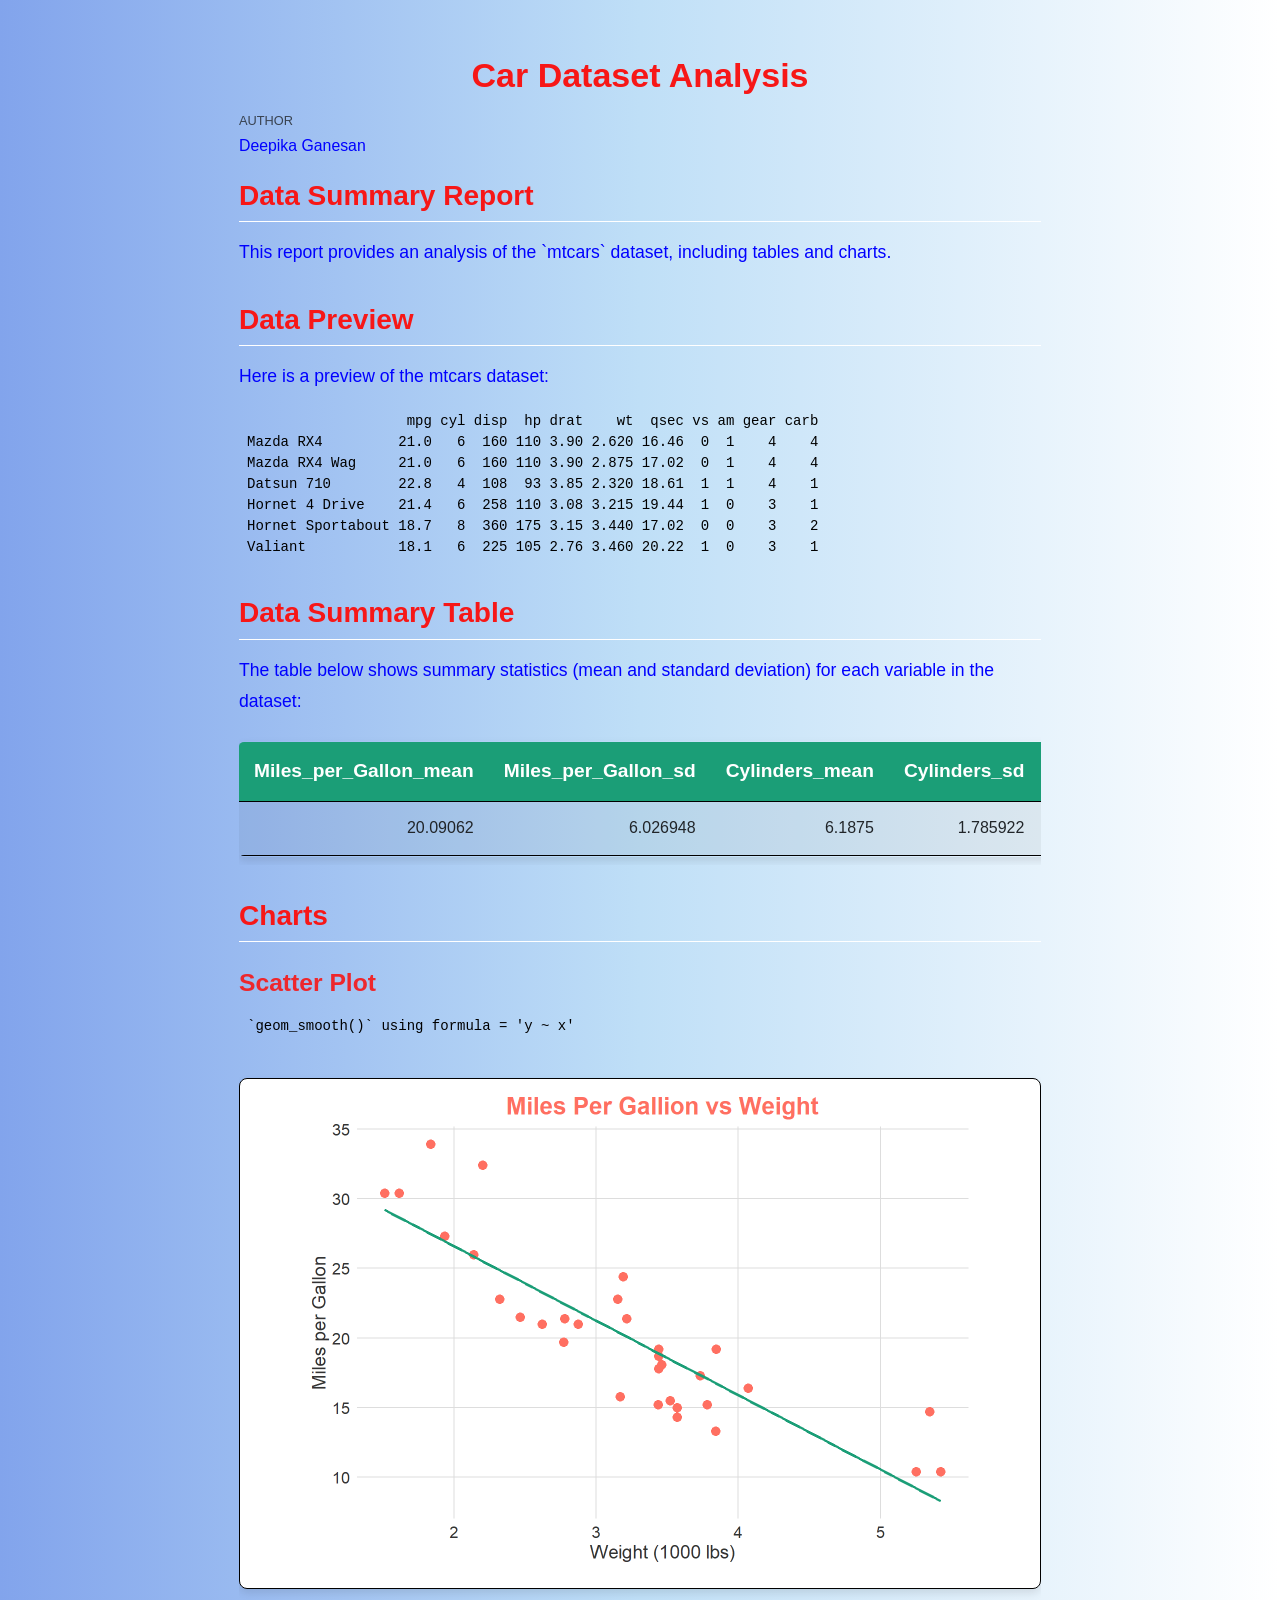
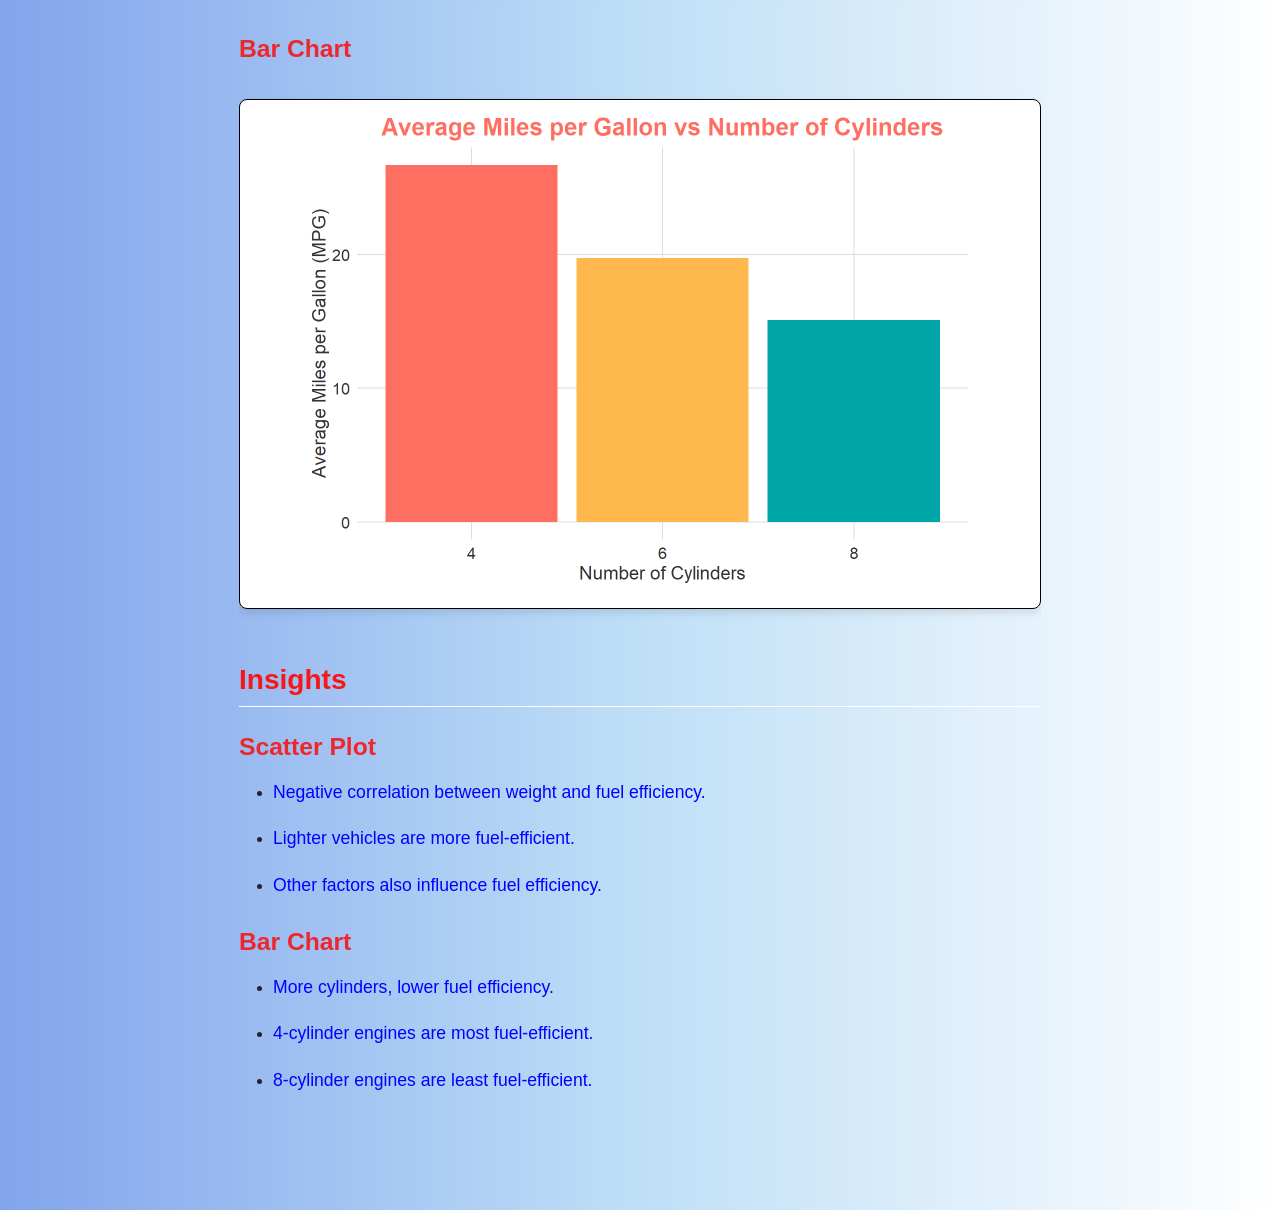
<file: Car_content.html>
<!DOCTYPE html>
<html xmlns="http://www.w3.org/1999/xhtml" lang="en" xml:lang="en"><head>

<meta charset="utf-8">
<meta name="generator" content="quarto-1.6.39">

<meta name="viewport" content="width=device-width, initial-scale=1.0, user-scalable=yes">

<meta name="author" content="Deepika Ganesan">

<title>Car Dataset Analysis</title>
<style>
code{white-space: pre-wrap;}
span.smallcaps{font-variant: small-caps;}
div.columns{display: flex; gap: min(4vw, 1.5em);}
div.column{flex: auto; overflow-x: auto;}
div.hanging-indent{margin-left: 1.5em; text-indent: -1.5em;}
ul.task-list{list-style: none;}
ul.task-list li input[type="checkbox"] {
  width: 0.8em;
  margin: 0 0.8em 0.2em -1em; /* quarto-specific, see https://github.com/quarto-dev/quarto-cli/issues/4556 */ 
  vertical-align: middle;
}
</style>


<script src="Car_content_files/libs/clipboard/clipboard.min.js"></script>
<script src="Car_content_files/libs/quarto-html/quarto.js"></script>
<script src="Car_content_files/libs/quarto-html/popper.min.js"></script>
<script src="Car_content_files/libs/quarto-html/tippy.umd.min.js"></script>
<script src="Car_content_files/libs/quarto-html/anchor.min.js"></script>
<link href="Car_content_files/libs/quarto-html/tippy.css" rel="stylesheet">
<link href="Car_content_files/libs/quarto-html/quarto-syntax-highlighting-e26003cea8cd680ca0c55a263523d882.css" rel="stylesheet" id="quarto-text-highlighting-styles">
<script src="Car_content_files/libs/bootstrap/bootstrap.min.js"></script>
<link href="Car_content_files/libs/bootstrap/bootstrap-icons.css" rel="stylesheet">
<link href="Car_content_files/libs/bootstrap/bootstrap-8a79a254b8e706d3c925cde0a310d4f0.min.css" rel="stylesheet" append-hash="true" id="quarto-bootstrap" data-mode="light">


<link rel="stylesheet" href="styles.css">
</head>

<body class="fullcontent">

<div id="quarto-content" class="page-columns page-rows-contents page-layout-article">

<main class="content" id="quarto-document-content">

<header id="title-block-header" class="quarto-title-block default">
<div class="quarto-title">
<h1 class="title">Car Dataset Analysis</h1>
</div>



<div class="quarto-title-meta">

    <div>
    <div class="quarto-title-meta-heading">Author</div>
    <div class="quarto-title-meta-contents">
             <p>Deepika Ganesan </p>
          </div>
  </div>
    
  
    
  </div>
  


</header>


<section id="data-summary-report" class="level2">
<h2 class="anchored" data-anchor-id="data-summary-report">Data Summary Report</h2>
<p>This report provides an analysis of the `mtcars` dataset, including tables and charts.</p>
</section>
<section id="data-preview" class="level2">
<h2 class="anchored" data-anchor-id="data-preview">Data Preview</h2>
<p>Here is a preview of the mtcars dataset:</p>
<div class="cell">
<div class="cell-output cell-output-stdout">
<pre><code>                   mpg cyl disp  hp drat    wt  qsec vs am gear carb
Mazda RX4         21.0   6  160 110 3.90 2.620 16.46  0  1    4    4
Mazda RX4 Wag     21.0   6  160 110 3.90 2.875 17.02  0  1    4    4
Datsun 710        22.8   4  108  93 3.85 2.320 18.61  1  1    4    1
Hornet 4 Drive    21.4   6  258 110 3.08 3.215 19.44  1  0    3    1
Hornet Sportabout 18.7   8  360 175 3.15 3.440 17.02  0  0    3    2
Valiant           18.1   6  225 105 2.76 3.460 20.22  1  0    3    1</code></pre>
</div>
</div>
</section>
<section id="data-summary-table" class="level2">
<h2 class="anchored" data-anchor-id="data-summary-table">Data Summary Table</h2>
<p>The table below shows summary statistics (mean and standard deviation) for each variable in the dataset:</p>
<div class="cell">
<div class="cell-output-display">
<table class="styled-table caption-top table table-sm table-striped small" data-quarto-postprocess="true">
<thead>
<tr class="header">
<th style="text-align: right;" data-quarto-table-cell-role="th">Miles_per_Gallon_mean</th>
<th style="text-align: right;" data-quarto-table-cell-role="th">Miles_per_Gallon_sd</th>
<th style="text-align: right;" data-quarto-table-cell-role="th">Cylinders_mean</th>
<th style="text-align: right;" data-quarto-table-cell-role="th">Cylinders_sd</th>
<th style="text-align: right;" data-quarto-table-cell-role="th">Displacement_mean</th>
<th style="text-align: right;" data-quarto-table-cell-role="th">Displacement_sd</th>
<th style="text-align: right;" data-quarto-table-cell-role="th">Horsepower_mean</th>
<th style="text-align: right;" data-quarto-table-cell-role="th">Horsepower_sd</th>
<th style="text-align: right;" data-quarto-table-cell-role="th">Rear_Axle_Ratio_mean</th>
<th style="text-align: right;" data-quarto-table-cell-role="th">Rear_Axle_Ratio_sd</th>
<th style="text-align: right;" data-quarto-table-cell-role="th">Weight_mean</th>
<th style="text-align: right;" data-quarto-table-cell-role="th">Weight_sd</th>
<th style="text-align: right;" data-quarto-table-cell-role="th">Quarter_Mile_Time_mean</th>
<th style="text-align: right;" data-quarto-table-cell-role="th">Quarter_Mile_Time_sd</th>
<th style="text-align: right;" data-quarto-table-cell-role="th">Engine_Shape_mean</th>
<th style="text-align: right;" data-quarto-table-cell-role="th">Engine_Shape_sd</th>
<th style="text-align: right;" data-quarto-table-cell-role="th">Transmission_mean</th>
<th style="text-align: right;" data-quarto-table-cell-role="th">Transmission_sd</th>
<th style="text-align: right;" data-quarto-table-cell-role="th">Gears_mean</th>
<th style="text-align: right;" data-quarto-table-cell-role="th">Gears_sd</th>
<th style="text-align: right;" data-quarto-table-cell-role="th">Carburetors_mean</th>
<th style="text-align: right;" data-quarto-table-cell-role="th">Carburetors_sd</th>
</tr>
</thead>
<tbody>
<tr class="odd">
<td style="text-align: right;">20.09062</td>
<td style="text-align: right;">6.026948</td>
<td style="text-align: right;">6.1875</td>
<td style="text-align: right;">1.785922</td>
<td style="text-align: right;">230.7219</td>
<td style="text-align: right;">123.9387</td>
<td style="text-align: right;">146.6875</td>
<td style="text-align: right;">68.56287</td>
<td style="text-align: right;">3.596563</td>
<td style="text-align: right;">0.5346787</td>
<td style="text-align: right;">3.21725</td>
<td style="text-align: right;">0.9784574</td>
<td style="text-align: right;">17.84875</td>
<td style="text-align: right;">1.786943</td>
<td style="text-align: right;">0.4375</td>
<td style="text-align: right;">0.5040161</td>
<td style="text-align: right;">0.40625</td>
<td style="text-align: right;">0.4989909</td>
<td style="text-align: right;">3.6875</td>
<td style="text-align: right;">0.7378041</td>
<td style="text-align: right;">2.8125</td>
<td style="text-align: right;">1.6152</td>
</tr>
</tbody>
</table>


</div>
</div>
</section>
<section id="charts" class="level2">
<h2 class="anchored" data-anchor-id="charts">Charts</h2>
<section id="scatter-plot" class="level3">
<h3 class="anchored" data-anchor-id="scatter-plot">Scatter Plot</h3>
<div class="cell">
<div class="cell-output cell-output-stderr">
<pre><code>`geom_smooth()` using formula = 'y ~ x'</code></pre>
</div>
<div class="cell-output-display">
<div>
<figure class="figure">
<p><img src="Car_content_files/figure-html/unnamed-chunk-4-1.png" class="img-fluid figure-img" width="672"></p>
</figure>
</div>
</div>
</div>
</section>
<section id="bar-chart" class="level3">
<h3 class="anchored" data-anchor-id="bar-chart">Bar Chart</h3>
<div class="cell">
<div class="cell-output-display">
<div>
<figure class="figure">
<p><img src="Car_content_files/figure-html/unnamed-chunk-5-1.png" class="img-fluid figure-img" width="672"></p>
</figure>
</div>
</div>
</div>
</section>
</section>
<section id="insights" class="level2">
<h2 class="anchored" data-anchor-id="insights">Insights</h2>
<section id="scatter-plot-1" class="level3">
<h3 class="anchored" data-anchor-id="scatter-plot-1">Scatter Plot</h3>
<ul>
<li><p>Negative correlation between weight and fuel efficiency.</p></li>
<li><p>Lighter vehicles are more fuel-efficient.</p></li>
<li><p>Other factors also influence fuel efficiency.</p></li>
</ul>
</section>
<section id="bar-chart-1" class="level3">
<h3 class="anchored" data-anchor-id="bar-chart-1">Bar Chart</h3>
<ul>
<li><p>More cylinders, lower fuel efficiency.</p></li>
<li><p>4-cylinder engines are most fuel-efficient.</p></li>
<li><p>8-cylinder engines are least fuel-efficient.</p></li>
</ul>
</section>
</section>

</main>
<!-- /main column -->
<script id="quarto-html-after-body" type="application/javascript">
window.document.addEventListener("DOMContentLoaded", function (event) {
  const toggleBodyColorMode = (bsSheetEl) => {
    const mode = bsSheetEl.getAttribute("data-mode");
    const bodyEl = window.document.querySelector("body");
    if (mode === "dark") {
      bodyEl.classList.add("quarto-dark");
      bodyEl.classList.remove("quarto-light");
    } else {
      bodyEl.classList.add("quarto-light");
      bodyEl.classList.remove("quarto-dark");
    }
  }
  const toggleBodyColorPrimary = () => {
    const bsSheetEl = window.document.querySelector("link#quarto-bootstrap");
    if (bsSheetEl) {
      toggleBodyColorMode(bsSheetEl);
    }
  }
  toggleBodyColorPrimary();  
  const icon = "";
  const anchorJS = new window.AnchorJS();
  anchorJS.options = {
    placement: 'right',
    icon: icon
  };
  anchorJS.add('.anchored');
  const isCodeAnnotation = (el) => {
    for (const clz of el.classList) {
      if (clz.startsWith('code-annotation-')) {                     
        return true;
      }
    }
    return false;
  }
  const onCopySuccess = function(e) {
    // button target
    const button = e.trigger;
    // don't keep focus
    button.blur();
    // flash "checked"
    button.classList.add('code-copy-button-checked');
    var currentTitle = button.getAttribute("title");
    button.setAttribute("title", "Copied!");
    let tooltip;
    if (window.bootstrap) {
      button.setAttribute("data-bs-toggle", "tooltip");
      button.setAttribute("data-bs-placement", "left");
      button.setAttribute("data-bs-title", "Copied!");
      tooltip = new bootstrap.Tooltip(button, 
        { trigger: "manual", 
          customClass: "code-copy-button-tooltip",
          offset: [0, -8]});
      tooltip.show();    
    }
    setTimeout(function() {
      if (tooltip) {
        tooltip.hide();
        button.removeAttribute("data-bs-title");
        button.removeAttribute("data-bs-toggle");
        button.removeAttribute("data-bs-placement");
      }
      button.setAttribute("title", currentTitle);
      button.classList.remove('code-copy-button-checked');
    }, 1000);
    // clear code selection
    e.clearSelection();
  }
  const getTextToCopy = function(trigger) {
      const codeEl = trigger.previousElementSibling.cloneNode(true);
      for (const childEl of codeEl.children) {
        if (isCodeAnnotation(childEl)) {
          childEl.remove();
        }
      }
      return codeEl.innerText;
  }
  const clipboard = new window.ClipboardJS('.code-copy-button:not([data-in-quarto-modal])', {
    text: getTextToCopy
  });
  clipboard.on('success', onCopySuccess);
  if (window.document.getElementById('quarto-embedded-source-code-modal')) {
    const clipboardModal = new window.ClipboardJS('.code-copy-button[data-in-quarto-modal]', {
      text: getTextToCopy,
      container: window.document.getElementById('quarto-embedded-source-code-modal')
    });
    clipboardModal.on('success', onCopySuccess);
  }
    var localhostRegex = new RegExp(/^(?:http|https):\/\/localhost\:?[0-9]*\//);
    var mailtoRegex = new RegExp(/^mailto:/);
      var filterRegex = new RegExp('/' + window.location.host + '/');
    var isInternal = (href) => {
        return filterRegex.test(href) || localhostRegex.test(href) || mailtoRegex.test(href);
    }
    // Inspect non-navigation links and adorn them if external
 	var links = window.document.querySelectorAll('a[href]:not(.nav-link):not(.navbar-brand):not(.toc-action):not(.sidebar-link):not(.sidebar-item-toggle):not(.pagination-link):not(.no-external):not([aria-hidden]):not(.dropdown-item):not(.quarto-navigation-tool):not(.about-link)');
    for (var i=0; i<links.length; i++) {
      const link = links[i];
      if (!isInternal(link.href)) {
        // undo the damage that might have been done by quarto-nav.js in the case of
        // links that we want to consider external
        if (link.dataset.originalHref !== undefined) {
          link.href = link.dataset.originalHref;
        }
      }
    }
  function tippyHover(el, contentFn, onTriggerFn, onUntriggerFn) {
    const config = {
      allowHTML: true,
      maxWidth: 500,
      delay: 100,
      arrow: false,
      appendTo: function(el) {
          return el.parentElement;
      },
      interactive: true,
      interactiveBorder: 10,
      theme: 'quarto',
      placement: 'bottom-start',
    };
    if (contentFn) {
      config.content = contentFn;
    }
    if (onTriggerFn) {
      config.onTrigger = onTriggerFn;
    }
    if (onUntriggerFn) {
      config.onUntrigger = onUntriggerFn;
    }
    window.tippy(el, config); 
  }
  const noterefs = window.document.querySelectorAll('a[role="doc-noteref"]');
  for (var i=0; i<noterefs.length; i++) {
    const ref = noterefs[i];
    tippyHover(ref, function() {
      // use id or data attribute instead here
      let href = ref.getAttribute('data-footnote-href') || ref.getAttribute('href');
      try { href = new URL(href).hash; } catch {}
      const id = href.replace(/^#\/?/, "");
      const note = window.document.getElementById(id);
      if (note) {
        return note.innerHTML;
      } else {
        return "";
      }
    });
  }
  const xrefs = window.document.querySelectorAll('a.quarto-xref');
  const processXRef = (id, note) => {
    // Strip column container classes
    const stripColumnClz = (el) => {
      el.classList.remove("page-full", "page-columns");
      if (el.children) {
        for (const child of el.children) {
          stripColumnClz(child);
        }
      }
    }
    stripColumnClz(note)
    if (id === null || id.startsWith('sec-')) {
      // Special case sections, only their first couple elements
      const container = document.createElement("div");
      if (note.children && note.children.length > 2) {
        container.appendChild(note.children[0].cloneNode(true));
        for (let i = 1; i < note.children.length; i++) {
          const child = note.children[i];
          if (child.tagName === "P" && child.innerText === "") {
            continue;
          } else {
            container.appendChild(child.cloneNode(true));
            break;
          }
        }
        if (window.Quarto?.typesetMath) {
          window.Quarto.typesetMath(container);
        }
        return container.innerHTML
      } else {
        if (window.Quarto?.typesetMath) {
          window.Quarto.typesetMath(note);
        }
        return note.innerHTML;
      }
    } else {
      // Remove any anchor links if they are present
      const anchorLink = note.querySelector('a.anchorjs-link');
      if (anchorLink) {
        anchorLink.remove();
      }
      if (window.Quarto?.typesetMath) {
        window.Quarto.typesetMath(note);
      }
      if (note.classList.contains("callout")) {
        return note.outerHTML;
      } else {
        return note.innerHTML;
      }
    }
  }
  for (var i=0; i<xrefs.length; i++) {
    const xref = xrefs[i];
    tippyHover(xref, undefined, function(instance) {
      instance.disable();
      let url = xref.getAttribute('href');
      let hash = undefined; 
      if (url.startsWith('#')) {
        hash = url;
      } else {
        try { hash = new URL(url).hash; } catch {}
      }
      if (hash) {
        const id = hash.replace(/^#\/?/, "");
        const note = window.document.getElementById(id);
        if (note !== null) {
          try {
            const html = processXRef(id, note.cloneNode(true));
            instance.setContent(html);
          } finally {
            instance.enable();
            instance.show();
          }
        } else {
          // See if we can fetch this
          fetch(url.split('#')[0])
          .then(res => res.text())
          .then(html => {
            const parser = new DOMParser();
            const htmlDoc = parser.parseFromString(html, "text/html");
            const note = htmlDoc.getElementById(id);
            if (note !== null) {
              const html = processXRef(id, note);
              instance.setContent(html);
            } 
          }).finally(() => {
            instance.enable();
            instance.show();
          });
        }
      } else {
        // See if we can fetch a full url (with no hash to target)
        // This is a special case and we should probably do some content thinning / targeting
        fetch(url)
        .then(res => res.text())
        .then(html => {
          const parser = new DOMParser();
          const htmlDoc = parser.parseFromString(html, "text/html");
          const note = htmlDoc.querySelector('main.content');
          if (note !== null) {
            // This should only happen for chapter cross references
            // (since there is no id in the URL)
            // remove the first header
            if (note.children.length > 0 && note.children[0].tagName === "HEADER") {
              note.children[0].remove();
            }
            const html = processXRef(null, note);
            instance.setContent(html);
          } 
        }).finally(() => {
          instance.enable();
          instance.show();
        });
      }
    }, function(instance) {
    });
  }
      let selectedAnnoteEl;
      const selectorForAnnotation = ( cell, annotation) => {
        let cellAttr = 'data-code-cell="' + cell + '"';
        let lineAttr = 'data-code-annotation="' +  annotation + '"';
        const selector = 'span[' + cellAttr + '][' + lineAttr + ']';
        return selector;
      }
      const selectCodeLines = (annoteEl) => {
        const doc = window.document;
        const targetCell = annoteEl.getAttribute("data-target-cell");
        const targetAnnotation = annoteEl.getAttribute("data-target-annotation");
        const annoteSpan = window.document.querySelector(selectorForAnnotation(targetCell, targetAnnotation));
        const lines = annoteSpan.getAttribute("data-code-lines").split(",");
        const lineIds = lines.map((line) => {
          return targetCell + "-" + line;
        })
        let top = null;
        let height = null;
        let parent = null;
        if (lineIds.length > 0) {
            //compute the position of the single el (top and bottom and make a div)
            const el = window.document.getElementById(lineIds[0]);
            top = el.offsetTop;
            height = el.offsetHeight;
            parent = el.parentElement.parentElement;
          if (lineIds.length > 1) {
            const lastEl = window.document.getElementById(lineIds[lineIds.length - 1]);
            const bottom = lastEl.offsetTop + lastEl.offsetHeight;
            height = bottom - top;
          }
          if (top !== null && height !== null && parent !== null) {
            // cook up a div (if necessary) and position it 
            let div = window.document.getElementById("code-annotation-line-highlight");
            if (div === null) {
              div = window.document.createElement("div");
              div.setAttribute("id", "code-annotation-line-highlight");
              div.style.position = 'absolute';
              parent.appendChild(div);
            }
            div.style.top = top - 2 + "px";
            div.style.height = height + 4 + "px";
            div.style.left = 0;
            let gutterDiv = window.document.getElementById("code-annotation-line-highlight-gutter");
            if (gutterDiv === null) {
              gutterDiv = window.document.createElement("div");
              gutterDiv.setAttribute("id", "code-annotation-line-highlight-gutter");
              gutterDiv.style.position = 'absolute';
              const codeCell = window.document.getElementById(targetCell);
              const gutter = codeCell.querySelector('.code-annotation-gutter');
              gutter.appendChild(gutterDiv);
            }
            gutterDiv.style.top = top - 2 + "px";
            gutterDiv.style.height = height + 4 + "px";
          }
          selectedAnnoteEl = annoteEl;
        }
      };
      const unselectCodeLines = () => {
        const elementsIds = ["code-annotation-line-highlight", "code-annotation-line-highlight-gutter"];
        elementsIds.forEach((elId) => {
          const div = window.document.getElementById(elId);
          if (div) {
            div.remove();
          }
        });
        selectedAnnoteEl = undefined;
      };
        // Handle positioning of the toggle
    window.addEventListener(
      "resize",
      throttle(() => {
        elRect = undefined;
        if (selectedAnnoteEl) {
          selectCodeLines(selectedAnnoteEl);
        }
      }, 10)
    );
    function throttle(fn, ms) {
    let throttle = false;
    let timer;
      return (...args) => {
        if(!throttle) { // first call gets through
            fn.apply(this, args);
            throttle = true;
        } else { // all the others get throttled
            if(timer) clearTimeout(timer); // cancel #2
            timer = setTimeout(() => {
              fn.apply(this, args);
              timer = throttle = false;
            }, ms);
        }
      };
    }
      // Attach click handler to the DT
      const annoteDls = window.document.querySelectorAll('dt[data-target-cell]');
      for (const annoteDlNode of annoteDls) {
        annoteDlNode.addEventListener('click', (event) => {
          const clickedEl = event.target;
          if (clickedEl !== selectedAnnoteEl) {
            unselectCodeLines();
            const activeEl = window.document.querySelector('dt[data-target-cell].code-annotation-active');
            if (activeEl) {
              activeEl.classList.remove('code-annotation-active');
            }
            selectCodeLines(clickedEl);
            clickedEl.classList.add('code-annotation-active');
          } else {
            // Unselect the line
            unselectCodeLines();
            clickedEl.classList.remove('code-annotation-active');
          }
        });
      }
  const findCites = (el) => {
    const parentEl = el.parentElement;
    if (parentEl) {
      const cites = parentEl.dataset.cites;
      if (cites) {
        return {
          el,
          cites: cites.split(' ')
        };
      } else {
        return findCites(el.parentElement)
      }
    } else {
      return undefined;
    }
  };
  var bibliorefs = window.document.querySelectorAll('a[role="doc-biblioref"]');
  for (var i=0; i<bibliorefs.length; i++) {
    const ref = bibliorefs[i];
    const citeInfo = findCites(ref);
    if (citeInfo) {
      tippyHover(citeInfo.el, function() {
        var popup = window.document.createElement('div');
        citeInfo.cites.forEach(function(cite) {
          var citeDiv = window.document.createElement('div');
          citeDiv.classList.add('hanging-indent');
          citeDiv.classList.add('csl-entry');
          var biblioDiv = window.document.getElementById('ref-' + cite);
          if (biblioDiv) {
            citeDiv.innerHTML = biblioDiv.innerHTML;
          }
          popup.appendChild(citeDiv);
        });
        return popup.innerHTML;
      });
    }
  }
});
</script>
</div> <!-- /content -->




</body></html>
</file>
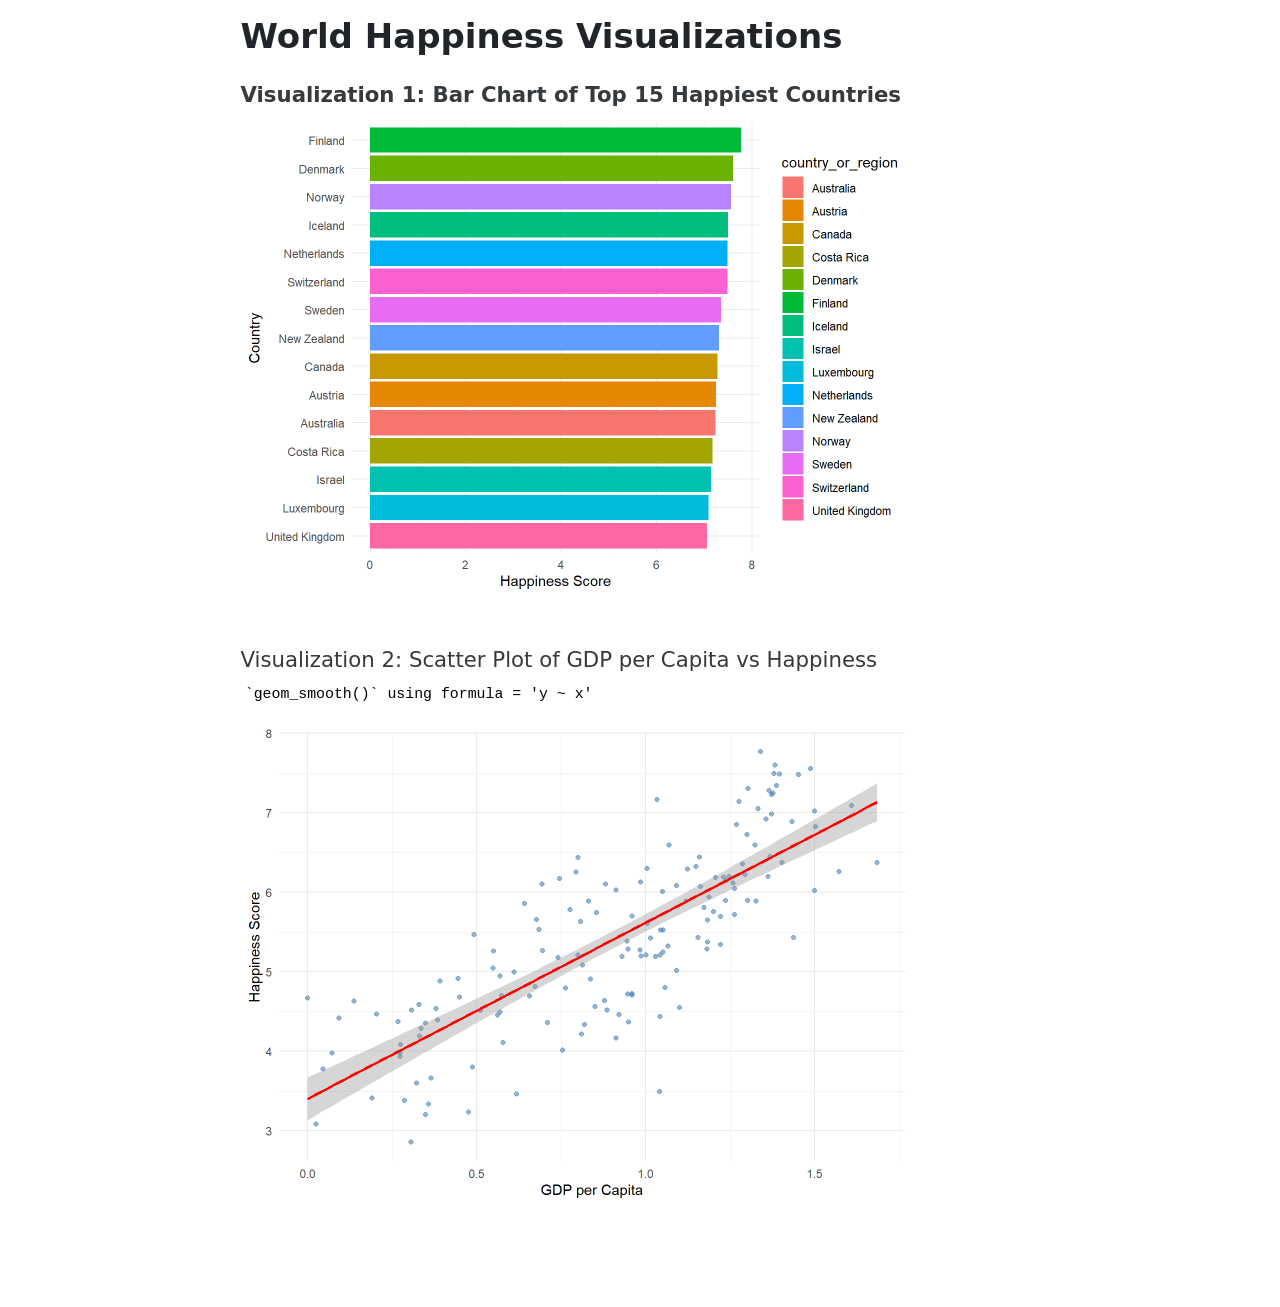
<file: visualizations/happiness-visualizations.html>
<!DOCTYPE html>
<html xmlns="http://www.w3.org/1999/xhtml" lang="en" xml:lang="en"><head>

<meta charset="utf-8">
<meta name="generator" content="quarto-1.5.57">

<meta name="viewport" content="width=device-width, initial-scale=1.0, user-scalable=yes">


<title>World Happiness Visualizations</title>
<style>
code{white-space: pre-wrap;}
span.smallcaps{font-variant: small-caps;}
div.columns{display: flex; gap: min(4vw, 1.5em);}
div.column{flex: auto; overflow-x: auto;}
div.hanging-indent{margin-left: 1.5em; text-indent: -1.5em;}
ul.task-list{list-style: none;}
ul.task-list li input[type="checkbox"] {
  width: 0.8em;
  margin: 0 0.8em 0.2em -1em; /* quarto-specific, see https://github.com/quarto-dev/quarto-cli/issues/4556 */ 
  vertical-align: middle;
}
</style>


<script src="happiness-visualizations_files/libs/clipboard/clipboard.min.js"></script>
<script src="happiness-visualizations_files/libs/quarto-html/quarto.js"></script>
<script src="happiness-visualizations_files/libs/quarto-html/popper.min.js"></script>
<script src="happiness-visualizations_files/libs/quarto-html/tippy.umd.min.js"></script>
<script src="happiness-visualizations_files/libs/quarto-html/anchor.min.js"></script>
<link href="happiness-visualizations_files/libs/quarto-html/tippy.css" rel="stylesheet">
<link href="happiness-visualizations_files/libs/quarto-html/quarto-syntax-highlighting.css" rel="stylesheet" id="quarto-text-highlighting-styles">
<script src="happiness-visualizations_files/libs/bootstrap/bootstrap.min.js"></script>
<link href="happiness-visualizations_files/libs/bootstrap/bootstrap-icons.css" rel="stylesheet">
<link href="happiness-visualizations_files/libs/bootstrap/bootstrap.min.css" rel="stylesheet" id="quarto-bootstrap" data-mode="light">


</head>

<body class="fullcontent">

<div id="quarto-content" class="page-columns page-rows-contents page-layout-article">

<main class="content" id="quarto-document-content">

<header id="title-block-header" class="quarto-title-block default">
<div class="quarto-title">
<h1 class="title">World Happiness Visualizations</h1>
</div>



<div class="quarto-title-meta">

    
  
    
  </div>
  


</header>


<section id="visualization-1-bar-chart-of-top-15-happiest-countries" class="level4">
<h4 class="anchored" data-anchor-id="visualization-1-bar-chart-of-top-15-happiest-countries"><strong>Visualization 1: Bar Chart of Top 15 Happiest Countries</strong></h4>
<div class="cell">
<div class="cell-output-display">
<div>
<figure class="figure">
<p><img src="happiness-visualizations_files/figure-html/Bar_chart-1.png" class="img-fluid figure-img" width="672"></p>
</figure>
</div>
</div>
</div>
</section>
<section id="visualization-2-scatter-plot-of-gdp-per-capita-vs-happiness" class="level4">
<h4 class="anchored" data-anchor-id="visualization-2-scatter-plot-of-gdp-per-capita-vs-happiness">Visualization 2: Scatter Plot of GDP per Capita vs Happiness</h4>
<div class="cell">
<div class="cell-output cell-output-stderr">
<pre><code>`geom_smooth()` using formula = 'y ~ x'</code></pre>
</div>
<div class="cell-output-display">
<div>
<figure class="figure">
<p><img src="happiness-visualizations_files/figure-html/Scatter_plot-1.png" class="img-fluid figure-img" width="672"></p>
</figure>
</div>
</div>
</div>
</section>

</main>
<!-- /main column -->
<script id="quarto-html-after-body" type="application/javascript">
window.document.addEventListener("DOMContentLoaded", function (event) {
  const toggleBodyColorMode = (bsSheetEl) => {
    const mode = bsSheetEl.getAttribute("data-mode");
    const bodyEl = window.document.querySelector("body");
    if (mode === "dark") {
      bodyEl.classList.add("quarto-dark");
      bodyEl.classList.remove("quarto-light");
    } else {
      bodyEl.classList.add("quarto-light");
      bodyEl.classList.remove("quarto-dark");
    }
  }
  const toggleBodyColorPrimary = () => {
    const bsSheetEl = window.document.querySelector("link#quarto-bootstrap");
    if (bsSheetEl) {
      toggleBodyColorMode(bsSheetEl);
    }
  }
  toggleBodyColorPrimary();  
  const icon = "";
  const anchorJS = new window.AnchorJS();
  anchorJS.options = {
    placement: 'right',
    icon: icon
  };
  anchorJS.add('.anchored');
  const isCodeAnnotation = (el) => {
    for (const clz of el.classList) {
      if (clz.startsWith('code-annotation-')) {                     
        return true;
      }
    }
    return false;
  }
  const onCopySuccess = function(e) {
    // button target
    const button = e.trigger;
    // don't keep focus
    button.blur();
    // flash "checked"
    button.classList.add('code-copy-button-checked');
    var currentTitle = button.getAttribute("title");
    button.setAttribute("title", "Copied!");
    let tooltip;
    if (window.bootstrap) {
      button.setAttribute("data-bs-toggle", "tooltip");
      button.setAttribute("data-bs-placement", "left");
      button.setAttribute("data-bs-title", "Copied!");
      tooltip = new bootstrap.Tooltip(button, 
        { trigger: "manual", 
          customClass: "code-copy-button-tooltip",
          offset: [0, -8]});
      tooltip.show();    
    }
    setTimeout(function() {
      if (tooltip) {
        tooltip.hide();
        button.removeAttribute("data-bs-title");
        button.removeAttribute("data-bs-toggle");
        button.removeAttribute("data-bs-placement");
      }
      button.setAttribute("title", currentTitle);
      button.classList.remove('code-copy-button-checked');
    }, 1000);
    // clear code selection
    e.clearSelection();
  }
  const getTextToCopy = function(trigger) {
      const codeEl = trigger.previousElementSibling.cloneNode(true);
      for (const childEl of codeEl.children) {
        if (isCodeAnnotation(childEl)) {
          childEl.remove();
        }
      }
      return codeEl.innerText;
  }
  const clipboard = new window.ClipboardJS('.code-copy-button:not([data-in-quarto-modal])', {
    text: getTextToCopy
  });
  clipboard.on('success', onCopySuccess);
  if (window.document.getElementById('quarto-embedded-source-code-modal')) {
    // For code content inside modals, clipBoardJS needs to be initialized with a container option
    // TODO: Check when it could be a function (https://github.com/zenorocha/clipboard.js/issues/860)
    const clipboardModal = new window.ClipboardJS('.code-copy-button[data-in-quarto-modal]', {
      text: getTextToCopy,
      container: window.document.getElementById('quarto-embedded-source-code-modal')
    });
    clipboardModal.on('success', onCopySuccess);
  }
    var localhostRegex = new RegExp(/^(?:http|https):\/\/localhost\:?[0-9]*\//);
    var mailtoRegex = new RegExp(/^mailto:/);
      var filterRegex = new RegExp('/' + window.location.host + '/');
    var isInternal = (href) => {
        return filterRegex.test(href) || localhostRegex.test(href) || mailtoRegex.test(href);
    }
    // Inspect non-navigation links and adorn them if external
 	var links = window.document.querySelectorAll('a[href]:not(.nav-link):not(.navbar-brand):not(.toc-action):not(.sidebar-link):not(.sidebar-item-toggle):not(.pagination-link):not(.no-external):not([aria-hidden]):not(.dropdown-item):not(.quarto-navigation-tool):not(.about-link)');
    for (var i=0; i<links.length; i++) {
      const link = links[i];
      if (!isInternal(link.href)) {
        // undo the damage that might have been done by quarto-nav.js in the case of
        // links that we want to consider external
        if (link.dataset.originalHref !== undefined) {
          link.href = link.dataset.originalHref;
        }
      }
    }
  function tippyHover(el, contentFn, onTriggerFn, onUntriggerFn) {
    const config = {
      allowHTML: true,
      maxWidth: 500,
      delay: 100,
      arrow: false,
      appendTo: function(el) {
          return el.parentElement;
      },
      interactive: true,
      interactiveBorder: 10,
      theme: 'quarto',
      placement: 'bottom-start',
    };
    if (contentFn) {
      config.content = contentFn;
    }
    if (onTriggerFn) {
      config.onTrigger = onTriggerFn;
    }
    if (onUntriggerFn) {
      config.onUntrigger = onUntriggerFn;
    }
    window.tippy(el, config); 
  }
  const noterefs = window.document.querySelectorAll('a[role="doc-noteref"]');
  for (var i=0; i<noterefs.length; i++) {
    const ref = noterefs[i];
    tippyHover(ref, function() {
      // use id or data attribute instead here
      let href = ref.getAttribute('data-footnote-href') || ref.getAttribute('href');
      try { href = new URL(href).hash; } catch {}
      const id = href.replace(/^#\/?/, "");
      const note = window.document.getElementById(id);
      if (note) {
        return note.innerHTML;
      } else {
        return "";
      }
    });
  }
  const xrefs = window.document.querySelectorAll('a.quarto-xref');
  const processXRef = (id, note) => {
    // Strip column container classes
    const stripColumnClz = (el) => {
      el.classList.remove("page-full", "page-columns");
      if (el.children) {
        for (const child of el.children) {
          stripColumnClz(child);
        }
      }
    }
    stripColumnClz(note)
    if (id === null || id.startsWith('sec-')) {
      // Special case sections, only their first couple elements
      const container = document.createElement("div");
      if (note.children && note.children.length > 2) {
        container.appendChild(note.children[0].cloneNode(true));
        for (let i = 1; i < note.children.length; i++) {
          const child = note.children[i];
          if (child.tagName === "P" && child.innerText === "") {
            continue;
          } else {
            container.appendChild(child.cloneNode(true));
            break;
          }
        }
        if (window.Quarto?.typesetMath) {
          window.Quarto.typesetMath(container);
        }
        return container.innerHTML
      } else {
        if (window.Quarto?.typesetMath) {
          window.Quarto.typesetMath(note);
        }
        return note.innerHTML;
      }
    } else {
      // Remove any anchor links if they are present
      const anchorLink = note.querySelector('a.anchorjs-link');
      if (anchorLink) {
        anchorLink.remove();
      }
      if (window.Quarto?.typesetMath) {
        window.Quarto.typesetMath(note);
      }
      // TODO in 1.5, we should make sure this works without a callout special case
      if (note.classList.contains("callout")) {
        return note.outerHTML;
      } else {
        return note.innerHTML;
      }
    }
  }
  for (var i=0; i<xrefs.length; i++) {
    const xref = xrefs[i];
    tippyHover(xref, undefined, function(instance) {
      instance.disable();
      let url = xref.getAttribute('href');
      let hash = undefined; 
      if (url.startsWith('#')) {
        hash = url;
      } else {
        try { hash = new URL(url).hash; } catch {}
      }
      if (hash) {
        const id = hash.replace(/^#\/?/, "");
        const note = window.document.getElementById(id);
        if (note !== null) {
          try {
            const html = processXRef(id, note.cloneNode(true));
            instance.setContent(html);
          } finally {
            instance.enable();
            instance.show();
          }
        } else {
          // See if we can fetch this
          fetch(url.split('#')[0])
          .then(res => res.text())
          .then(html => {
            const parser = new DOMParser();
            const htmlDoc = parser.parseFromString(html, "text/html");
            const note = htmlDoc.getElementById(id);
            if (note !== null) {
              const html = processXRef(id, note);
              instance.setContent(html);
            } 
          }).finally(() => {
            instance.enable();
            instance.show();
          });
        }
      } else {
        // See if we can fetch a full url (with no hash to target)
        // This is a special case and we should probably do some content thinning / targeting
        fetch(url)
        .then(res => res.text())
        .then(html => {
          const parser = new DOMParser();
          const htmlDoc = parser.parseFromString(html, "text/html");
          const note = htmlDoc.querySelector('main.content');
          if (note !== null) {
            // This should only happen for chapter cross references
            // (since there is no id in the URL)
            // remove the first header
            if (note.children.length > 0 && note.children[0].tagName === "HEADER") {
              note.children[0].remove();
            }
            const html = processXRef(null, note);
            instance.setContent(html);
          } 
        }).finally(() => {
          instance.enable();
          instance.show();
        });
      }
    }, function(instance) {
    });
  }
      let selectedAnnoteEl;
      const selectorForAnnotation = ( cell, annotation) => {
        let cellAttr = 'data-code-cell="' + cell + '"';
        let lineAttr = 'data-code-annotation="' +  annotation + '"';
        const selector = 'span[' + cellAttr + '][' + lineAttr + ']';
        return selector;
      }
      const selectCodeLines = (annoteEl) => {
        const doc = window.document;
        const targetCell = annoteEl.getAttribute("data-target-cell");
        const targetAnnotation = annoteEl.getAttribute("data-target-annotation");
        const annoteSpan = window.document.querySelector(selectorForAnnotation(targetCell, targetAnnotation));
        const lines = annoteSpan.getAttribute("data-code-lines").split(",");
        const lineIds = lines.map((line) => {
          return targetCell + "-" + line;
        })
        let top = null;
        let height = null;
        let parent = null;
        if (lineIds.length > 0) {
            //compute the position of the single el (top and bottom and make a div)
            const el = window.document.getElementById(lineIds[0]);
            top = el.offsetTop;
            height = el.offsetHeight;
            parent = el.parentElement.parentElement;
          if (lineIds.length > 1) {
            const lastEl = window.document.getElementById(lineIds[lineIds.length - 1]);
            const bottom = lastEl.offsetTop + lastEl.offsetHeight;
            height = bottom - top;
          }
          if (top !== null && height !== null && parent !== null) {
            // cook up a div (if necessary) and position it 
            let div = window.document.getElementById("code-annotation-line-highlight");
            if (div === null) {
              div = window.document.createElement("div");
              div.setAttribute("id", "code-annotation-line-highlight");
              div.style.position = 'absolute';
              parent.appendChild(div);
            }
            div.style.top = top - 2 + "px";
            div.style.height = height + 4 + "px";
            div.style.left = 0;
            let gutterDiv = window.document.getElementById("code-annotation-line-highlight-gutter");
            if (gutterDiv === null) {
              gutterDiv = window.document.createElement("div");
              gutterDiv.setAttribute("id", "code-annotation-line-highlight-gutter");
              gutterDiv.style.position = 'absolute';
              const codeCell = window.document.getElementById(targetCell);
              const gutter = codeCell.querySelector('.code-annotation-gutter');
              gutter.appendChild(gutterDiv);
            }
            gutterDiv.style.top = top - 2 + "px";
            gutterDiv.style.height = height + 4 + "px";
          }
          selectedAnnoteEl = annoteEl;
        }
      };
      const unselectCodeLines = () => {
        const elementsIds = ["code-annotation-line-highlight", "code-annotation-line-highlight-gutter"];
        elementsIds.forEach((elId) => {
          const div = window.document.getElementById(elId);
          if (div) {
            div.remove();
          }
        });
        selectedAnnoteEl = undefined;
      };
        // Handle positioning of the toggle
    window.addEventListener(
      "resize",
      throttle(() => {
        elRect = undefined;
        if (selectedAnnoteEl) {
          selectCodeLines(selectedAnnoteEl);
        }
      }, 10)
    );
    function throttle(fn, ms) {
    let throttle = false;
    let timer;
      return (...args) => {
        if(!throttle) { // first call gets through
            fn.apply(this, args);
            throttle = true;
        } else { // all the others get throttled
            if(timer) clearTimeout(timer); // cancel #2
            timer = setTimeout(() => {
              fn.apply(this, args);
              timer = throttle = false;
            }, ms);
        }
      };
    }
      // Attach click handler to the DT
      const annoteDls = window.document.querySelectorAll('dt[data-target-cell]');
      for (const annoteDlNode of annoteDls) {
        annoteDlNode.addEventListener('click', (event) => {
          const clickedEl = event.target;
          if (clickedEl !== selectedAnnoteEl) {
            unselectCodeLines();
            const activeEl = window.document.querySelector('dt[data-target-cell].code-annotation-active');
            if (activeEl) {
              activeEl.classList.remove('code-annotation-active');
            }
            selectCodeLines(clickedEl);
            clickedEl.classList.add('code-annotation-active');
          } else {
            // Unselect the line
            unselectCodeLines();
            clickedEl.classList.remove('code-annotation-active');
          }
        });
      }
  const findCites = (el) => {
    const parentEl = el.parentElement;
    if (parentEl) {
      const cites = parentEl.dataset.cites;
      if (cites) {
        return {
          el,
          cites: cites.split(' ')
        };
      } else {
        return findCites(el.parentElement)
      }
    } else {
      return undefined;
    }
  };
  var bibliorefs = window.document.querySelectorAll('a[role="doc-biblioref"]');
  for (var i=0; i<bibliorefs.length; i++) {
    const ref = bibliorefs[i];
    const citeInfo = findCites(ref);
    if (citeInfo) {
      tippyHover(citeInfo.el, function() {
        var popup = window.document.createElement('div');
        citeInfo.cites.forEach(function(cite) {
          var citeDiv = window.document.createElement('div');
          citeDiv.classList.add('hanging-indent');
          citeDiv.classList.add('csl-entry');
          var biblioDiv = window.document.getElementById('ref-' + cite);
          if (biblioDiv) {
            citeDiv.innerHTML = biblioDiv.innerHTML;
          }
          popup.appendChild(citeDiv);
        });
        return popup.innerHTML;
      });
    }
  }
});
</script>
</div> <!-- /content -->




</body></html>
</file>
<file: Car_content_files/libs/quarto-html/tippy.css>
.tippy-box[data-animation=fade][data-state=hidden]{opacity:0}[data-tippy-root]{max-width:calc(100vw - 10px)}.tippy-box{position:relative;background-color:#333;color:#fff;border-radius:4px;font-size:14px;line-height:1.4;white-space:normal;outline:0;transition-property:transform,visibility,opacity}.tippy-box[data-placement^=top]>.tippy-arrow{bottom:0}.tippy-box[data-placement^=top]>.tippy-arrow:before{bottom:-7px;left:0;border-width:8px 8px 0;border-top-color:initial;transform-origin:center top}.tippy-box[data-placement^=bottom]>.tippy-arrow{top:0}.tippy-box[data-placement^=bottom]>.tippy-arrow:before{top:-7px;left:0;border-width:0 8px 8px;border-bottom-color:initial;transform-origin:center bottom}.tippy-box[data-placement^=left]>.tippy-arrow{right:0}.tippy-box[data-placement^=left]>.tippy-arrow:before{border-width:8px 0 8px 8px;border-left-color:initial;right:-7px;transform-origin:center left}.tippy-box[data-placement^=right]>.tippy-arrow{left:0}.tippy-box[data-placement^=right]>.tippy-arrow:before{left:-7px;border-width:8px 8px 8px 0;border-right-color:initial;transform-origin:center right}.tippy-box[data-inertia][data-state=visible]{transition-timing-function:cubic-bezier(.54,1.5,.38,1.11)}.tippy-arrow{width:16px;height:16px;color:#333}.tippy-arrow:before{content:"";position:absolute;border-color:transparent;border-style:solid}.tippy-content{position:relative;padding:5px 9px;z-index:1}
</file>
<file: Car_content_files/libs/quarto-html/quarto-syntax-highlighting-e26003cea8cd680ca0c55a263523d882.css>
/* quarto syntax highlight colors */
:root {
  --quarto-hl-ot-color: #003B4F;
  --quarto-hl-at-color: #657422;
  --quarto-hl-ss-color: #20794D;
  --quarto-hl-an-color: #5E5E5E;
  --quarto-hl-fu-color: #4758AB;
  --quarto-hl-st-color: #20794D;
  --quarto-hl-cf-color: #003B4F;
  --quarto-hl-op-color: #5E5E5E;
  --quarto-hl-er-color: #AD0000;
  --quarto-hl-bn-color: #AD0000;
  --quarto-hl-al-color: #AD0000;
  --quarto-hl-va-color: #111111;
  --quarto-hl-bu-color: inherit;
  --quarto-hl-ex-color: inherit;
  --quarto-hl-pp-color: #AD0000;
  --quarto-hl-in-color: #5E5E5E;
  --quarto-hl-vs-color: #20794D;
  --quarto-hl-wa-color: #5E5E5E;
  --quarto-hl-do-color: #5E5E5E;
  --quarto-hl-im-color: #00769E;
  --quarto-hl-ch-color: #20794D;
  --quarto-hl-dt-color: #AD0000;
  --quarto-hl-fl-color: #AD0000;
  --quarto-hl-co-color: #5E5E5E;
  --quarto-hl-cv-color: #5E5E5E;
  --quarto-hl-cn-color: #8f5902;
  --quarto-hl-sc-color: #5E5E5E;
  --quarto-hl-dv-color: #AD0000;
  --quarto-hl-kw-color: #003B4F;
}

/* other quarto variables */
:root {
  --quarto-font-monospace: SFMono-Regular, Menlo, Monaco, Consolas, "Liberation Mono", "Courier New", monospace;
}

pre > code.sourceCode > span {
  color: #003B4F;
}

code span {
  color: #003B4F;
}

code.sourceCode > span {
  color: #003B4F;
}

div.sourceCode,
div.sourceCode pre.sourceCode {
  color: #003B4F;
}

code span.ot {
  color: #003B4F;
  font-style: inherit;
}

code span.at {
  color: #657422;
  font-style: inherit;
}

code span.ss {
  color: #20794D;
  font-style: inherit;
}

code span.an {
  color: #5E5E5E;
  font-style: inherit;
}

code span.fu {
  color: #4758AB;
  font-style: inherit;
}

code span.st {
  color: #20794D;
  font-style: inherit;
}

code span.cf {
  color: #003B4F;
  font-weight: bold;
  font-style: inherit;
}

code span.op {
  color: #5E5E5E;
  font-style: inherit;
}

code span.er {
  color: #AD0000;
  font-style: inherit;
}

code span.bn {
  color: #AD0000;
  font-style: inherit;
}

code span.al {
  color: #AD0000;
  font-style: inherit;
}

code span.va {
  color: #111111;
  font-style: inherit;
}

code span.bu {
  font-style: inherit;
}

code span.ex {
  font-style: inherit;
}

code span.pp {
  color: #AD0000;
  font-style: inherit;
}

code span.in {
  color: #5E5E5E;
  font-style: inherit;
}

code span.vs {
  color: #20794D;
  font-style: inherit;
}

code span.wa {
  color: #5E5E5E;
  font-style: italic;
}

code span.do {
  color: #5E5E5E;
  font-style: italic;
}

code span.im {
  color: #00769E;
  font-style: inherit;
}

code span.ch {
  color: #20794D;
  font-style: inherit;
}

code span.dt {
  color: #AD0000;
  font-style: inherit;
}

code span.fl {
  color: #AD0000;
  font-style: inherit;
}

code span.co {
  color: #5E5E5E;
  font-style: inherit;
}

code span.cv {
  color: #5E5E5E;
  font-style: italic;
}

code span.cn {
  color: #8f5902;
  font-style: inherit;
}

code span.sc {
  color: #5E5E5E;
  font-style: inherit;
}

code span.dv {
  color: #AD0000;
  font-style: inherit;
}

code span.kw {
  color: #003B4F;
  font-weight: bold;
  font-style: inherit;
}

.prevent-inlining {
  content: "</";
}

/*# sourceMappingURL=e90e9ab646ea9b1aaa61e089606e0f97.css.map */
</file>
<file: styles.css>
/* General page styling */
body {
    font-family: 'Roboto', sans-serif;
    background: linear-gradient(to right,#82a4ec, #bfdff7,white);
    margin: 20px;
    padding: 20px;
    line-height: 1.8;
    font-size: 16px;
}

/* Headings */
h1, h2, h3{
    color: #f71717;
    font-weight: 700;
    margin-bottom: 15px;
}

h1 {
    text-align: center;
}

/* Paragraphs */
p {
    color: blue;
    font-size: 1.1em;
    margin-bottom: 15px;
}

/* Table styling */
.styled-table {
    width: 100%;
    margin: 25px 0;
    font-size: 1em;
    box-shadow: 0 4px 8px rgba(0, 0, 0, 0.1);
    text-align: left;
    border-radius: 5px;
    overflow: hidden;
}

/* Table Header */
.styled-table thead tr {
    background-color: #1B9E77;
    color: #ffffff;
    text-align: center;
    font-size: 1.2em;
    font-weight: bold;
}

/* Table Cells */
.styled-table th,
.styled-table td {
    padding: 12px 15px;
    border-bottom: 1px solid black;

}

/* Alternating Row Colors */
.styled-table tbody tr:nth-of-type(even) {
    background-color: #f3f3f3;
}

/* Hover Effect */
.styled-table tbody tr:hover {
    background-color: #eaf7f7;
    transition: background-color 0.2s ease-in-out;
}

/* Table Footer */
.styled-table tbody tr:last-of-type {
    border-bottom: 2px solid black;
}

/* Chart and Figure Container */
figure {
    text-align: center;
    margin: 20px 0;
    padding: 10px;
    border: 1px solid black;
    border-radius: 8px;
    background-color: #ffffff;
    box-shadow: 0 4px 8px rgba(0, 0, 0, 0.1);
}

/* Chart Title */
figure figcaption {
    color: #333;
    font-weight: bold;
    margin-top: 10px;
    font-size: 1.1em;
}

/* Buttons (if needed) */
button {
    display: inline-block;
    background-color: #FF6F61;
    color: #ffffff;
    padding: 10px 20px;
    font-size: 1em;
    font-weight: bold;
    border: none;
    border-radius: 5px;
    cursor: pointer;
    transition: all 0.3s ease-in-out;
}

button:hover {
    background-color: #e0554d;
    transform: translateY(-2px);
}

/* Links */
a {
    color: #1B9E77;
    text-decoration: none;
    font-weight: bold;
    transition: color 0.3s ease-in-out;
}

a:hover {
    color: #11764b;
}

/* Code block styling */
code {
    background: #eaf7f7;
    color: #1B9E77;
    padding: 4px 8px;
    border-radius: 4px;
    font-family: 'Courier New', monospace;
    font-size: 0.9em;
}

/* Highlight Box */
.highlight {
    background: #fdf5f1;
    border-left: 4px solid #FF6F61;
    padding: 10px 20px;
    border-radius: 5px;
    margin: 15px 0;
    font-style: italic;
    font-size: 1em;
}

/* Footer Styling */
footer {
    text-align: center;
    padding: 10px 0;
    font-size: 0.9em;
    color: #888;
    border-top: 1px solid #ddd;
    margin-top: 20px;
}
</file>
<file: visualizations/happiness-visualizations_files/libs/quarto-html/tippy.css>
.tippy-box[data-animation=fade][data-state=hidden]{opacity:0}[data-tippy-root]{max-width:calc(100vw - 10px)}.tippy-box{position:relative;background-color:#333;color:#fff;border-radius:4px;font-size:14px;line-height:1.4;white-space:normal;outline:0;transition-property:transform,visibility,opacity}.tippy-box[data-placement^=top]>.tippy-arrow{bottom:0}.tippy-box[data-placement^=top]>.tippy-arrow:before{bottom:-7px;left:0;border-width:8px 8px 0;border-top-color:initial;transform-origin:center top}.tippy-box[data-placement^=bottom]>.tippy-arrow{top:0}.tippy-box[data-placement^=bottom]>.tippy-arrow:before{top:-7px;left:0;border-width:0 8px 8px;border-bottom-color:initial;transform-origin:center bottom}.tippy-box[data-placement^=left]>.tippy-arrow{right:0}.tippy-box[data-placement^=left]>.tippy-arrow:before{border-width:8px 0 8px 8px;border-left-color:initial;right:-7px;transform-origin:center left}.tippy-box[data-placement^=right]>.tippy-arrow{left:0}.tippy-box[data-placement^=right]>.tippy-arrow:before{left:-7px;border-width:8px 8px 8px 0;border-right-color:initial;transform-origin:center right}.tippy-box[data-inertia][data-state=visible]{transition-timing-function:cubic-bezier(.54,1.5,.38,1.11)}.tippy-arrow{width:16px;height:16px;color:#333}.tippy-arrow:before{content:"";position:absolute;border-color:transparent;border-style:solid}.tippy-content{position:relative;padding:5px 9px;z-index:1}
</file>
<file: visualizations/happiness-visualizations_files/libs/quarto-html/quarto-syntax-highlighting.css>
/* quarto syntax highlight colors */
:root {
  --quarto-hl-ot-color: #003B4F;
  --quarto-hl-at-color: #657422;
  --quarto-hl-ss-color: #20794D;
  --quarto-hl-an-color: #5E5E5E;
  --quarto-hl-fu-color: #4758AB;
  --quarto-hl-st-color: #20794D;
  --quarto-hl-cf-color: #003B4F;
  --quarto-hl-op-color: #5E5E5E;
  --quarto-hl-er-color: #AD0000;
  --quarto-hl-bn-color: #AD0000;
  --quarto-hl-al-color: #AD0000;
  --quarto-hl-va-color: #111111;
  --quarto-hl-bu-color: inherit;
  --quarto-hl-ex-color: inherit;
  --quarto-hl-pp-color: #AD0000;
  --quarto-hl-in-color: #5E5E5E;
  --quarto-hl-vs-color: #20794D;
  --quarto-hl-wa-color: #5E5E5E;
  --quarto-hl-do-color: #5E5E5E;
  --quarto-hl-im-color: #00769E;
  --quarto-hl-ch-color: #20794D;
  --quarto-hl-dt-color: #AD0000;
  --quarto-hl-fl-color: #AD0000;
  --quarto-hl-co-color: #5E5E5E;
  --quarto-hl-cv-color: #5E5E5E;
  --quarto-hl-cn-color: #8f5902;
  --quarto-hl-sc-color: #5E5E5E;
  --quarto-hl-dv-color: #AD0000;
  --quarto-hl-kw-color: #003B4F;
}

/* other quarto variables */
:root {
  --quarto-font-monospace: SFMono-Regular, Menlo, Monaco, Consolas, "Liberation Mono", "Courier New", monospace;
}

pre > code.sourceCode > span {
  color: #003B4F;
}

code span {
  color: #003B4F;
}

code.sourceCode > span {
  color: #003B4F;
}

div.sourceCode,
div.sourceCode pre.sourceCode {
  color: #003B4F;
}

code span.ot {
  color: #003B4F;
  font-style: inherit;
}

code span.at {
  color: #657422;
  font-style: inherit;
}

code span.ss {
  color: #20794D;
  font-style: inherit;
}

code span.an {
  color: #5E5E5E;
  font-style: inherit;
}

code span.fu {
  color: #4758AB;
  font-style: inherit;
}

code span.st {
  color: #20794D;
  font-style: inherit;
}

code span.cf {
  color: #003B4F;
  font-weight: bold;
  font-style: inherit;
}

code span.op {
  color: #5E5E5E;
  font-style: inherit;
}

code span.er {
  color: #AD0000;
  font-style: inherit;
}

code span.bn {
  color: #AD0000;
  font-style: inherit;
}

code span.al {
  color: #AD0000;
  font-style: inherit;
}

code span.va {
  color: #111111;
  font-style: inherit;
}

code span.bu {
  font-style: inherit;
}

code span.ex {
  font-style: inherit;
}

code span.pp {
  color: #AD0000;
  font-style: inherit;
}

code span.in {
  color: #5E5E5E;
  font-style: inherit;
}

code span.vs {
  color: #20794D;
  font-style: inherit;
}

code span.wa {
  color: #5E5E5E;
  font-style: italic;
}

code span.do {
  color: #5E5E5E;
  font-style: italic;
}

code span.im {
  color: #00769E;
  font-style: inherit;
}

code span.ch {
  color: #20794D;
  font-style: inherit;
}

code span.dt {
  color: #AD0000;
  font-style: inherit;
}

code span.fl {
  color: #AD0000;
  font-style: inherit;
}

code span.co {
  color: #5E5E5E;
  font-style: inherit;
}

code span.cv {
  color: #5E5E5E;
  font-style: italic;
}

code span.cn {
  color: #8f5902;
  font-style: inherit;
}

code span.sc {
  color: #5E5E5E;
  font-style: inherit;
}

code span.dv {
  color: #AD0000;
  font-style: inherit;
}

code span.kw {
  color: #003B4F;
  font-weight: bold;
  font-style: inherit;
}

.prevent-inlining {
  content: "</";
}

/*# sourceMappingURL=debc5d5d77c3f9108843748ff7464032.css.map */
</file>
